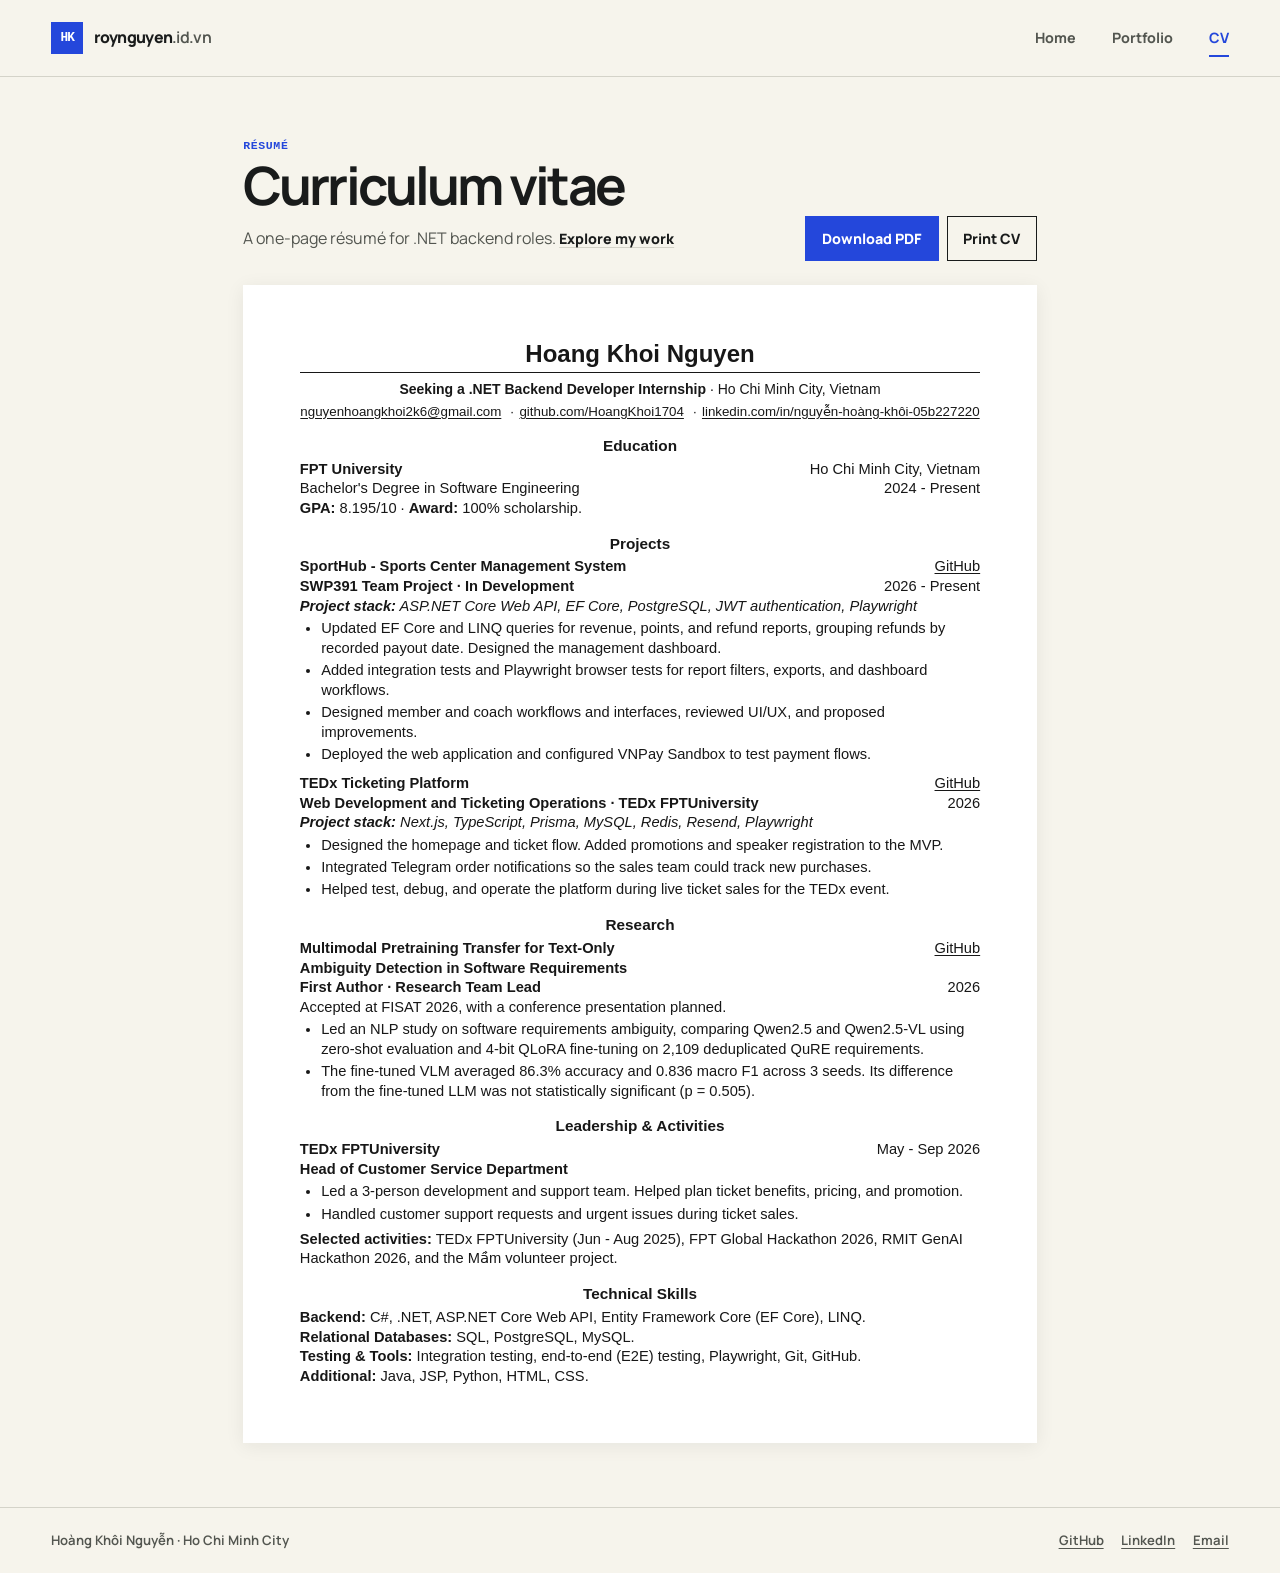
<file: cv.html>
<!DOCTYPE html>
<html lang="en">
<head>
    <meta charset="UTF-8">
    <meta name="viewport" content="width=device-width, initial-scale=1.0">
    <meta name="color-scheme" content="light">
    <meta name="description" content="Hoàng Khôi Nguyễn, Software Engineering student at FPT University seeking a .NET Backend Developer internship.">
    <title>CV | Hoàng Khôi Nguyễn</title>
    <link rel="icon" href="assets/icons/hk.svg" type="image/svg+xml">
    <link rel="stylesheet" href="assets/css/site.css">
    <link rel="stylesheet" href="assets/css/cv.css">
    <script src="assets/js/site-motion.js" defer></script>
</head>
<body class="site cv-page">
    <a class="skip-link no-print" href="#main-content">Skip to CV</a>
    <header class="site-header no-print">
        <nav class="site-nav shell" aria-label="Primary">
            <a class="wordmark" href="index.html" aria-label="Hoàng Khôi Nguyễn — Home"><span class="wordmark-mark" aria-hidden="true">HK</span><span>roynguyen<span class="wordmark-domain">.id.vn</span></span></a>
            <div class="nav-items">
                <a href="index.html">Home</a>
                <a href="portfolio.html">Portfolio</a>
                <a href="cv.html" aria-current="page">CV</a>
            </div>
        </nav>
        <span class="scroll-progress" data-scroll-progress aria-hidden="true"></span>
    </header>

    <div class="cv-intro no-print">
        <div data-intro="0">
            <p class="eyebrow">Résumé</p>
            <p class="cv-intro-title">Curriculum vitae</p>
            <p class="cv-intro-description">A one-page résumé for .NET backend roles. <a class="text-link" href="portfolio.html">Explore my work</a></p>
        </div>
        <div class="cv-actions" data-intro="1">
            <a class="button button--primary" href="output/pdf/Hoang-Khoi-Nguyen-CV.pdf" download>Download PDF</a>
            <button class="button cv-print-button" type="button" onclick="window.print()">Print CV</button>
        </div>
    </div>

    <main class="cv-container" id="main-content" tabindex="-1" aria-labelledby="candidate-name">
        <header class="cv-header">
            <h1 id="candidate-name" class="candidate-name" lang="vi">Hoang Khoi Nguyen</h1>
            <p class="candidate-title">Seeking a .NET Backend Developer Internship <span>· Ho Chi Minh City, Vietnam</span></p>
            <address class="contact-list">
                <a href="mailto:nguyenhoangkhoi2k6@gmail.com">nguyenhoangkhoi2k6@gmail.com</a>
                <a href="https://github.com/HoangKhoi1704" target="_blank" rel="noopener noreferrer">github.com/HoangKhoi1704</a>
                <a href="https://www.linkedin.com/in/nguy%E1%BB%85n-ho%C3%A0ng-kh%C3%B4i-05b227220/" target="_blank" rel="noopener noreferrer">linkedin.com/in/nguyễn-hoàng-khôi-05b227220</a>
            </address>
        </header>

        <section class="cv-section" id="education" aria-labelledby="education-heading">
            <h2 class="section-title" id="education-heading">Education</h2>
            <div class="item-row">
                <h3>FPT University</h3>
                <span class="item-meta">Ho Chi Minh City, Vietnam</span>
            </div>
            <div class="item-row">
                <p>Bachelor's Degree in Software Engineering</p>
                <span class="item-meta">2024 - Present</span>
            </div>
            <p><strong>GPA:</strong> 8.195/10 <span aria-hidden="true">·</span> <strong>Award:</strong> 100% scholarship.</p>
        </section>

        <section class="cv-section" id="projects" aria-labelledby="projects-heading">
            <h2 class="section-title" id="projects-heading">Projects</h2>
            <article class="cv-entry">
                <div class="item-row">
                    <h3>SportHub - Sports Center Management System</h3>
                    <a class="item-meta" aria-label="SportHub on GitHub" href="https://github.com/SWP391-SportHub-Group4/sports-center-management-system" target="_blank" rel="noopener noreferrer">GitHub</a>
                </div>
                <div class="item-row">
                    <p class="item-role">SWP391 Team Project · In Development</p>
                    <span class="item-meta">2026 - Present</span>
                </div>
                <p class="tech-stack"><strong>Project stack:</strong> ASP.NET Core Web API, EF Core, PostgreSQL, JWT authentication, Playwright</p>
                <ul class="bullet-list">
                    <li>Updated EF Core and LINQ queries for revenue, points, and refund reports, grouping refunds by recorded payout date. Designed the management dashboard.</li>
                    <li>Added integration tests and Playwright browser tests for report filters, exports, and dashboard workflows.</li>
                    <li>Designed member and coach workflows and interfaces, reviewed UI/UX, and proposed improvements.</li>
                    <li>Deployed the web application and configured VNPay Sandbox to test payment flows.</li>
                </ul>
            </article>
            <article class="cv-entry">
                <div class="item-row">
                    <h3>TEDx Ticketing Platform</h3>
                    <a class="item-meta" aria-label="TEDx Ticketing Platform on GitHub" href="https://github.com/ttphats/project-detedxs26" target="_blank" rel="noopener noreferrer">GitHub</a>
                </div>
                <div class="item-row">
                    <p class="item-role">Web Development and Ticketing Operations · TEDx FPTUniversity</p>
                    <span class="item-meta">2026</span>
                </div>
                <p class="tech-stack"><strong>Project stack:</strong> Next.js, TypeScript, Prisma, MySQL, Redis, Resend, Playwright</p>
                <ul class="bullet-list">
                    <li>Designed the homepage and ticket flow. Added promotions and speaker registration to the MVP.</li>
                    <li>Integrated Telegram order notifications so the sales team could track new purchases.</li>
                    <li>Helped test, debug, and operate the platform during live ticket sales for the TEDx event.</li>
                </ul>
            </article>
        </section>

        <section class="cv-section" id="research" aria-labelledby="research-heading">
            <h2 class="section-title" id="research-heading">Research</h2>
            <article class="cv-entry">
                <div class="item-row">
                    <h3>Multimodal Pretraining Transfer for Text-Only Ambiguity Detection in Software Requirements</h3>
                    <a class="item-meta" aria-label="Research code and experiments on GitHub" href="https://github.com/HoangKhoi1704/VLM-in-ambiguity-RE" target="_blank" rel="noopener noreferrer">GitHub</a>
                </div>
                <div class="item-row">
                    <p class="item-role">First Author · Research Team Lead</p>
                    <span class="item-meta">2026</span>
                </div>
                <p>Accepted at FISAT 2026, with a conference presentation planned.</p>
                <ul class="bullet-list">
                    <li>Led an NLP study on software requirements ambiguity, comparing Qwen2.5 and Qwen2.5-VL using zero-shot evaluation and 4-bit QLoRA fine-tuning on 2,109 deduplicated QuRE requirements.</li>
                    <li>The fine-tuned VLM averaged 86.3% accuracy and 0.836 macro F1 across 3 seeds. Its difference from the fine-tuned LLM was not statistically significant (p = 0.505).</li>
                </ul>
            </article>
        </section>

        <section class="cv-section" id="activities" aria-labelledby="activities-heading">
            <h2 class="section-title" id="activities-heading">Leadership &amp; Activities</h2>
            <div class="item-row">
                <h3>TEDx FPTUniversity</h3>
                <span class="item-meta">May - Sep 2026</span>
            </div>
            <p class="item-role">Head of Customer Service Department</p>
            <ul class="bullet-list">
                <li>Led a 3-person development and support team. Helped plan ticket benefits, pricing, and promotion.</li>
                <li>Handled customer support requests and urgent issues during ticket sales.</li>
            </ul>
            <p class="additional-activities"><strong>Selected activities:</strong> TEDx FPTUniversity (Jun - Aug 2025), FPT Global Hackathon 2026, RMIT GenAI Hackathon 2026, and the Mầm volunteer project.</p>
        </section>

        <section class="cv-section" id="skills" aria-labelledby="skills-heading">
            <h2 class="section-title" id="skills-heading">Technical Skills</h2>
            <p><strong>Backend:</strong> C#, .NET, ASP.NET Core Web API, Entity Framework Core (EF Core), LINQ.</p>
            <p><strong>Relational Databases:</strong> SQL, PostgreSQL, MySQL.</p>
            <p><strong>Testing &amp; Tools:</strong> Integration testing, end-to-end (E2E) testing, Playwright, Git, GitHub.</p>
            <p><strong>Additional:</strong> Java, JSP, Python, HTML, CSS.</p>
        </section>
    </main>
    <footer class="site-footer no-print">
        <div class="shell footer-inner">
            <p>Hoàng Khôi Nguyễn · Ho Chi Minh City</p>
            <div class="footer-links">
                <a href="https://github.com/HoangKhoi1704">GitHub</a>
                <a href="https://www.linkedin.com/in/nguy%E1%BB%85n-ho%C3%A0ng-kh%C3%B4i-05b227220/">LinkedIn</a>
                <a href="mailto:nguyenhoangkhoi2k6@gmail.com">Email</a>
            </div>
        </div>
    </footer>
</body>
</html>
</file>
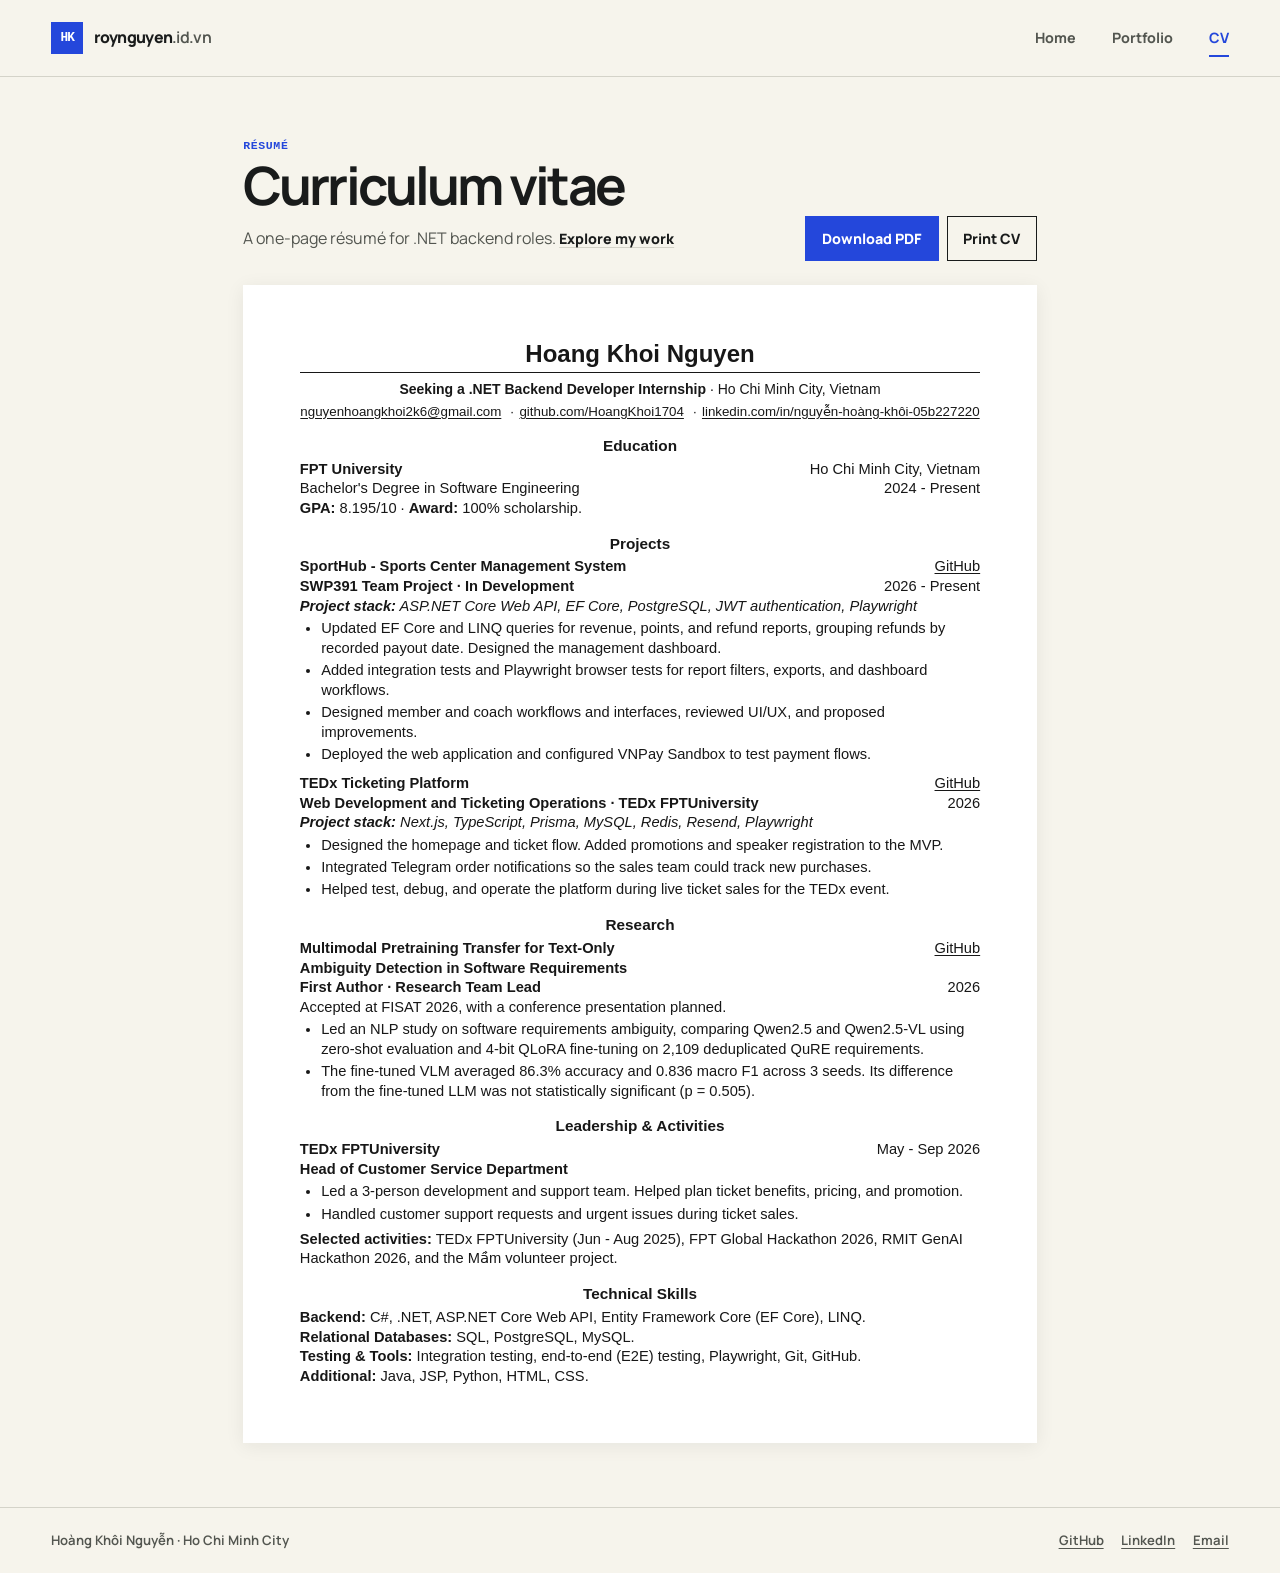
<file: myCV.html>
<!DOCTYPE html>
<html lang="vi">
<head>
    <meta charset="UTF-8">
    <meta http-equiv="refresh" content="0; url=cv.html">
    <title>Redirecting to CV...</title>
    <script>window.location.href = "cv.html";</script>
</head>
<body>
    <p>Đang chuyển hướng sang trang CV chính thức: <a href="cv.html">cv.html</a>...</p>
</body>
</html>
</file>
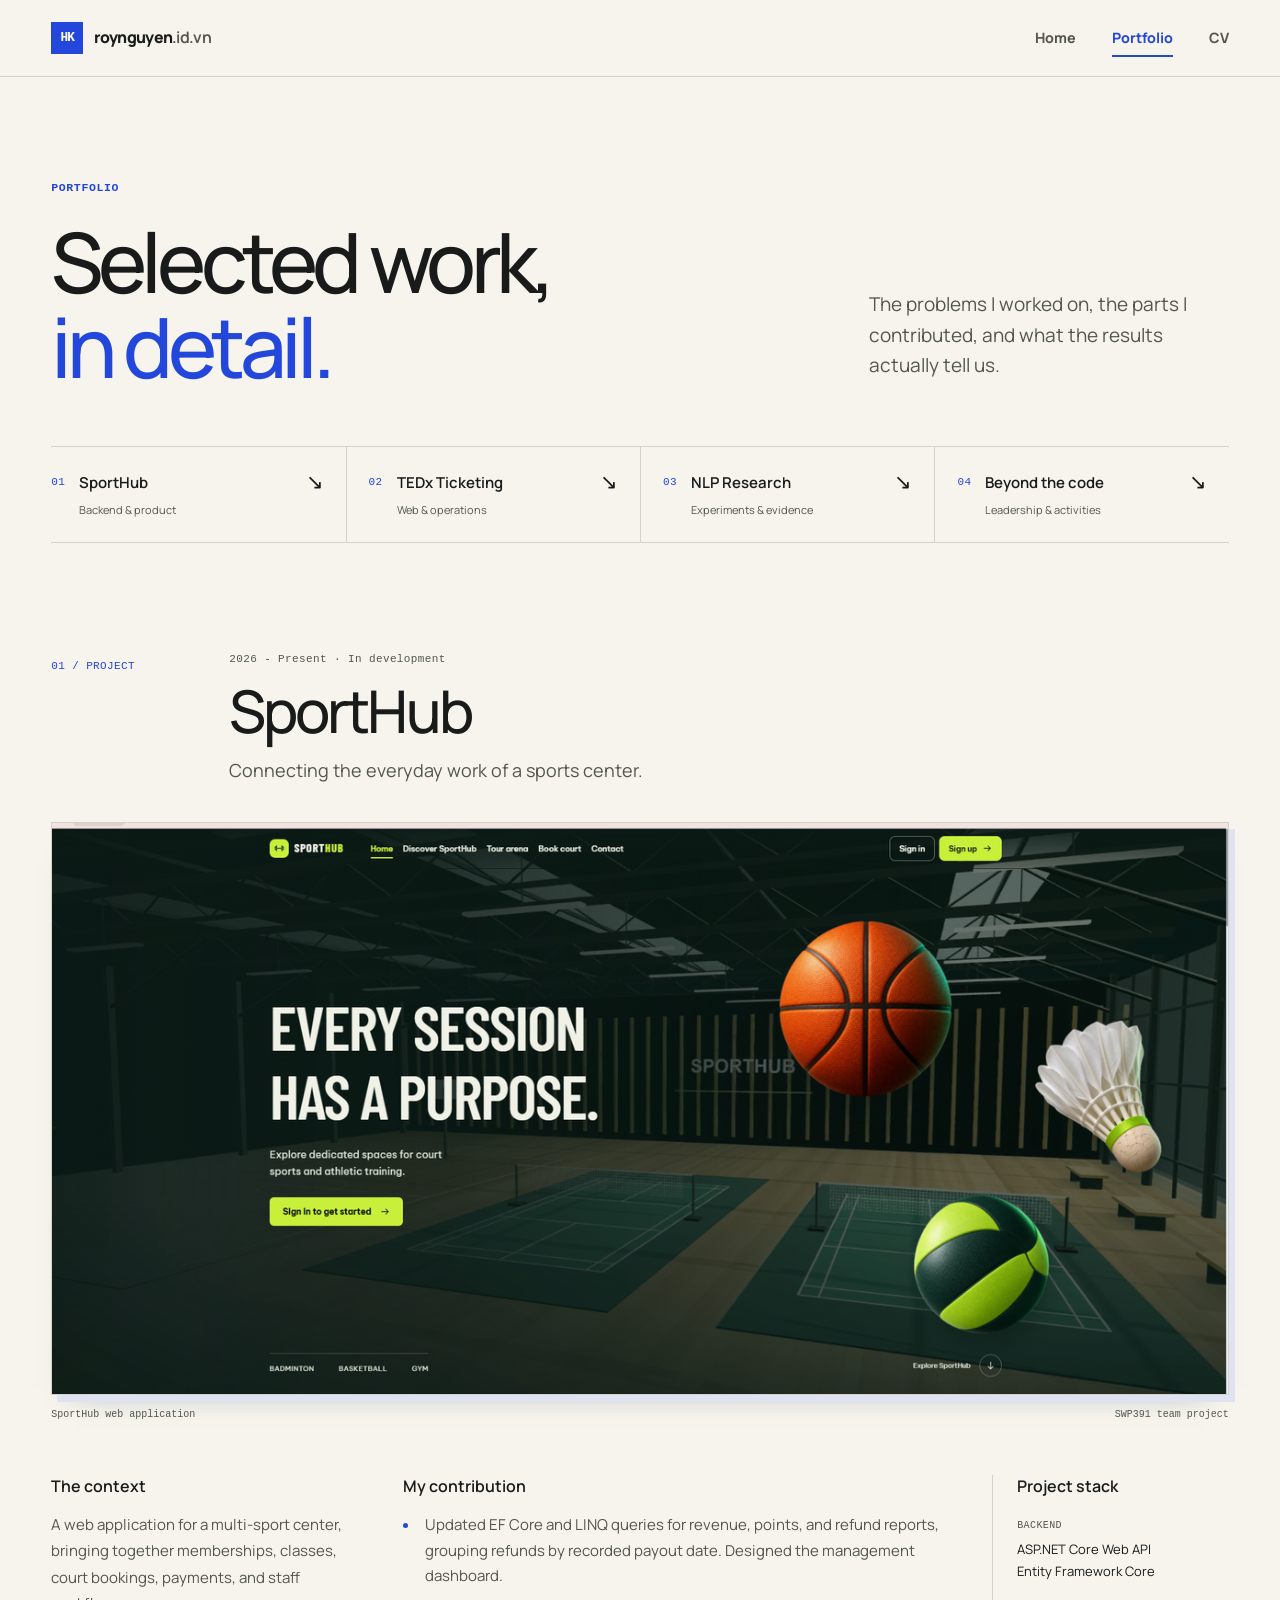
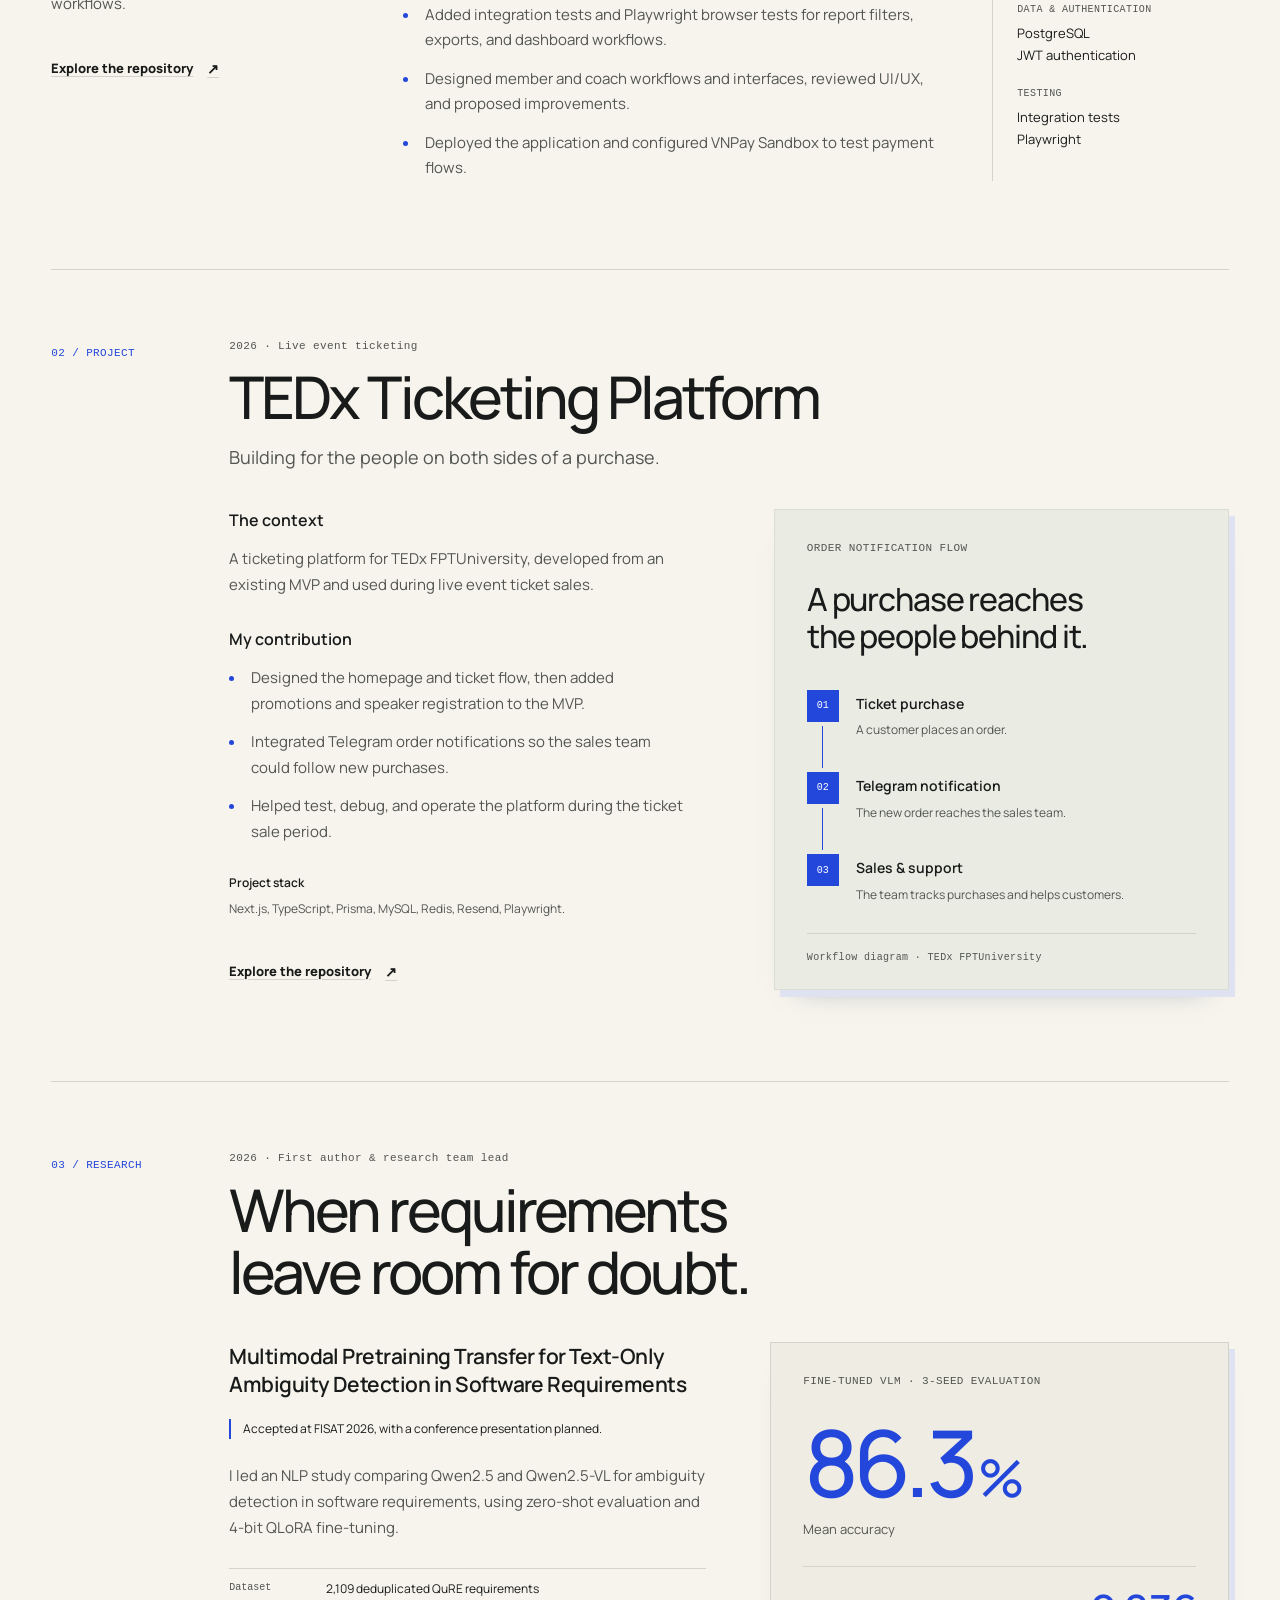
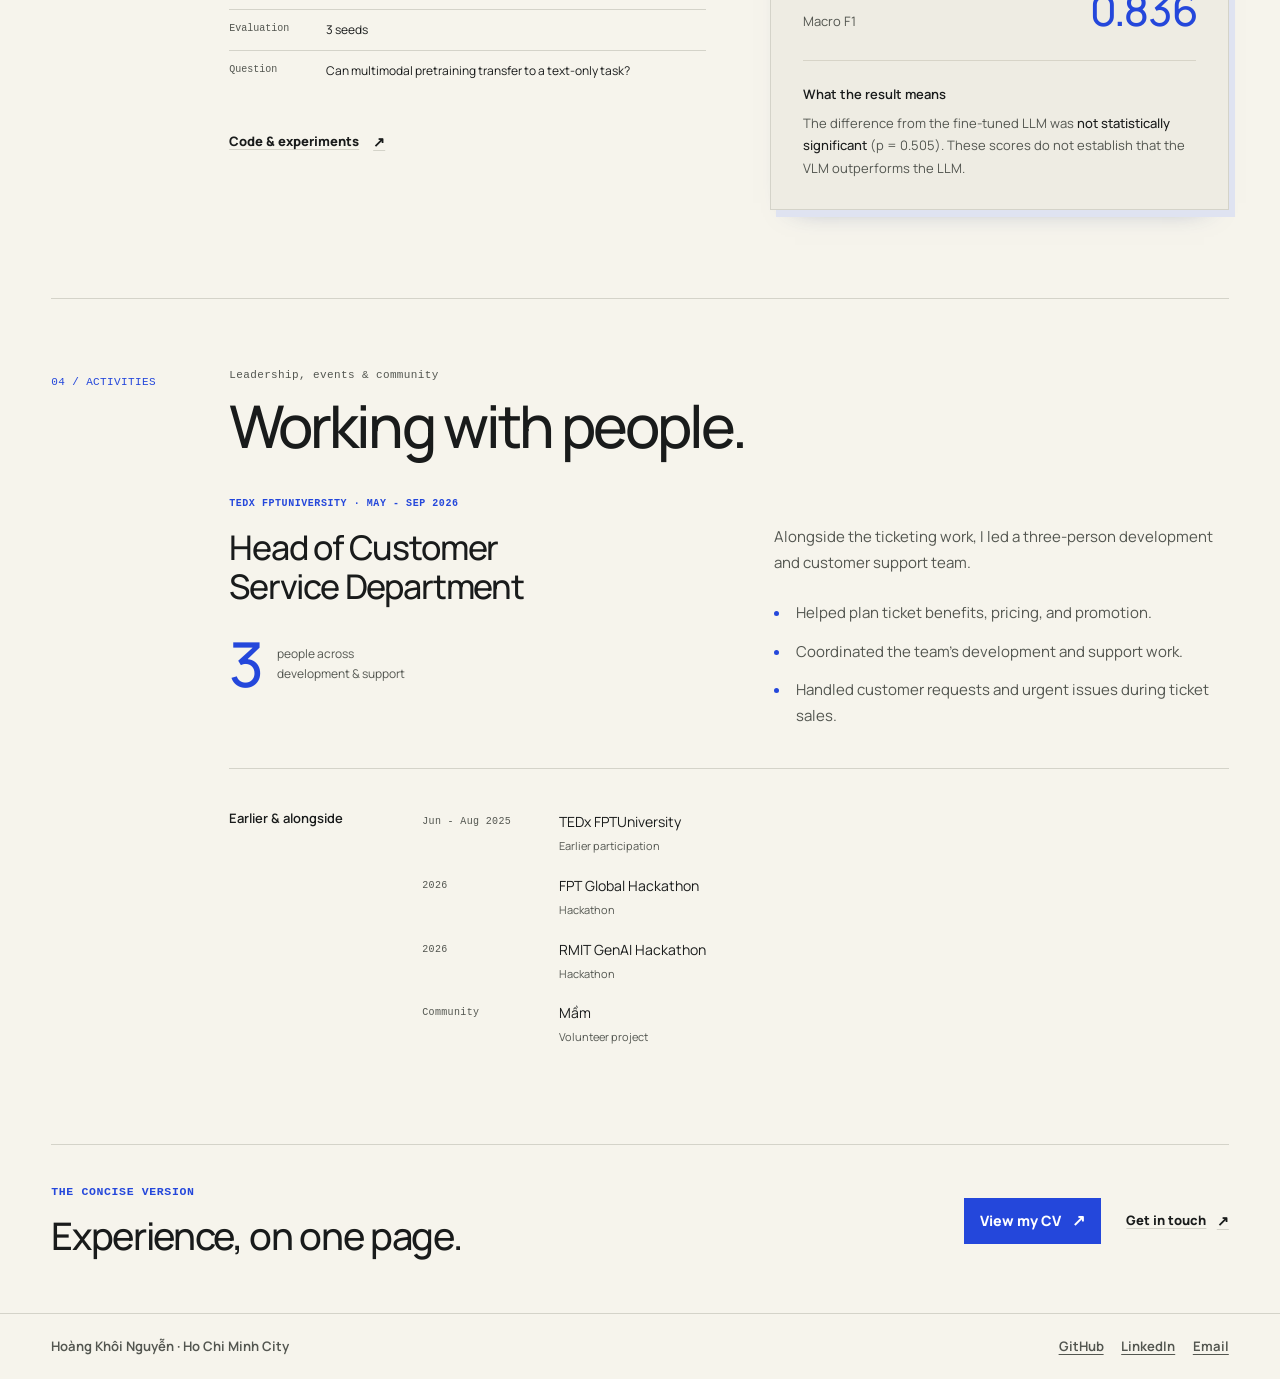
<file: portfolio.html>
<!DOCTYPE html>
<html lang="en">
<head>
    <meta charset="UTF-8">
    <meta name="viewport" content="width=device-width, initial-scale=1.0">
    <meta name="color-scheme" content="light">
    <meta name="description" content="Selected work by Hoàng Khôi Nguyễn: SportHub .NET development, TEDx ticketing, NLP research, and student leadership.">
    <title>Portfolio | Hoàng Khôi Nguyễn</title>
    <link rel="stylesheet" href="assets/css/site.css">
    <link rel="stylesheet" href="assets/css/portfolio.css">
    <script src="assets/js/site-motion.js" defer></script>
</head>
<body class="site portfolio-page">
    <a class="skip-link" href="#main-content">Skip to content</a>
    <header class="site-header">
        <nav class="site-nav shell" aria-label="Primary">
            <a class="wordmark" href="index.html" aria-label="Hoàng Khôi Nguyễn — Home"><span class="wordmark-mark" aria-hidden="true">HK</span><span>roynguyen<span class="wordmark-domain">.id.vn</span></span></a>
            <div class="nav-items">
                <a href="index.html">Home</a>
                <a href="portfolio.html" aria-current="page">Portfolio</a>
                <a href="cv.html">CV</a>
            </div>
        </nav>
        <span class="scroll-progress" data-scroll-progress aria-hidden="true"></span>
    </header>

    <main id="main-content" tabindex="-1">
        <section class="portfolio-intro shell" aria-labelledby="portfolio-heading">
            <p class="eyebrow" data-intro style="--intro-step: 0">Portfolio</p>
            <div class="portfolio-intro-grid">
                <h1 id="portfolio-heading" data-intro style="--intro-step: 1">Selected work,<br><span>in detail.</span></h1>
                <p class="portfolio-intro-copy" data-intro style="--intro-step: 2">The problems I worked on, the parts I contributed, and what the results actually tell us.</p>
            </div>
            <nav class="work-index" aria-label="On this page" data-intro style="--intro-step: 3">
                <a href="#sporthub" data-chapter-link><span class="index-number">01</span><span>SportHub<small>Backend &amp; product</small></span><span class="index-arrow" aria-hidden="true">↘</span></a>
                <a href="#tedx-ticketing" data-chapter-link><span class="index-number">02</span><span>TEDx Ticketing<small>Web &amp; operations</small></span><span class="index-arrow" aria-hidden="true">↘</span></a>
                <a href="#research" data-chapter-link><span class="index-number">03</span><span>NLP Research<small>Experiments &amp; evidence</small></span><span class="index-arrow" aria-hidden="true">↘</span></a>
                <a href="#activities" data-chapter-link><span class="index-number">04</span><span>Beyond the code<small>Leadership &amp; activities</small></span><span class="index-arrow" aria-hidden="true">↘</span></a>
            </nav>
        </section>

        <section class="case-section case-sporthub shell" id="sporthub" aria-labelledby="sporthub-heading">
            <div class="case-heading" data-reveal="up">
                <p class="case-number">01 / Project</p>
                <div>
                    <p class="case-kicker">2026 - Present · In development</p>
                    <h2 id="sporthub-heading">SportHub</h2>
                    <p class="case-deck">Connecting the everyday work of a sports center.</p>
                </div>
            </div>
            <figure class="project-shot" data-reveal="media">
                <img src="assets/images/sporthub.webp" width="1280" height="621" alt="SportHub homepage with a dark indoor sports court and floating basketball, shuttlecock, and ball." decoding="async">
                <figcaption><span>SportHub web application</span><span>SWP391 team project</span></figcaption>
            </figure>
            <div class="case-details">
                <div class="case-context" data-reveal="up">
                    <h3>The context</h3>
                    <p>A web application for a multi-sport center, bringing together memberships, classes, court bookings, payments, and staff workflows.</p>
                    <a class="text-link" href="https://github.com/SWP391-SportHub-Group4/sports-center-management-system" target="_blank" rel="noopener noreferrer">Explore the repository <span aria-hidden="true">↗</span></a>
                </div>
                <div class="case-contributions">
                    <h3>My contribution</h3>
                    <ul>
                        <li>Updated EF Core and LINQ queries for revenue, points, and refund reports, grouping refunds by recorded payout date. Designed the management dashboard.</li>
                        <li>Added integration tests and Playwright browser tests for report filters, exports, and dashboard workflows.</li>
                        <li>Designed member and coach workflows and interfaces, reviewed UI/UX, and proposed improvements.</li>
                        <li>Deployed the application and configured VNPay Sandbox to test payment flows.</li>
                    </ul>
                </div>
                <aside class="case-stack" aria-label="SportHub project technology" data-reveal="up" style="--reveal-step: 1">
                    <h3>Project stack</h3>
                    <dl>
                        <dt>Backend</dt><dd>ASP.NET Core Web API<br>Entity Framework Core</dd>
                        <dt>Data &amp; authentication</dt><dd>PostgreSQL<br>JWT authentication</dd>
                        <dt>Testing</dt><dd>Integration tests<br>Playwright</dd>
                    </dl>
                </aside>
            </div>
        </section>

        <section class="case-section case-tedx shell" id="tedx-ticketing" aria-labelledby="tedx-heading">
            <div class="case-heading" data-reveal="up">
                <p class="case-number">02 / Project</p>
                <div>
                    <p class="case-kicker">2026 · Live event ticketing</p>
                    <h2 id="tedx-heading">TEDx Ticketing Platform</h2>
                    <p class="case-deck">Building for the people on both sides of a purchase.</p>
                </div>
            </div>
            <div class="ticket-case-grid">
                <div class="ticket-copy">
                    <h3>The context</h3>
                    <p>A ticketing platform for TEDx FPTUniversity, developed from an existing MVP and used during live event ticket sales.</p>
                    <h3>My contribution</h3>
                    <ul class="contribution-list">
                        <li>Designed the homepage and ticket flow, then added promotions and speaker registration to the MVP.</li>
                        <li>Integrated Telegram order notifications so the sales team could follow new purchases.</li>
                        <li>Helped test, debug, and operate the platform during the ticket sale period.</li>
                    </ul>
                    <p class="stack-line"><strong>Project stack</strong> Next.js, TypeScript, Prisma, MySQL, Redis, Resend, Playwright.</p>
                    <a class="text-link" href="https://github.com/ttphats/project-detedxs26" target="_blank" rel="noopener noreferrer">Explore the repository <span aria-hidden="true">↗</span></a>
                </div>
                <figure class="ticket-flow" aria-labelledby="ticket-flow-heading" data-reveal="up">
                    <figcaption class="diagram-label">Order notification flow</figcaption>
                    <h3 id="ticket-flow-heading">A purchase reaches<br>the people behind it.</h3>
                    <ol>
                        <li><span class="flow-node" aria-hidden="true">01</span><div><strong>Ticket purchase</strong><p>A customer places an order.</p></div></li>
                        <li><span class="flow-node" aria-hidden="true">02</span><div><strong>Telegram notification</strong><p>The new order reaches the sales team.</p></div></li>
                        <li><span class="flow-node" aria-hidden="true">03</span><div><strong>Sales &amp; support</strong><p>The team tracks purchases and helps customers.</p></div></li>
                    </ol>
                    <p class="diagram-note">Workflow diagram · TEDx FPTUniversity</p>
                </figure>
            </div>
        </section>

        <section class="case-section case-research shell" id="research" aria-labelledby="research-heading">
            <div class="case-heading" data-reveal="up">
                <p class="case-number">03 / Research</p>
                <div>
                    <p class="case-kicker">2026 · First author &amp; research team lead</p>
                    <h2 id="research-heading">When requirements<br>leave room for doubt.</h2>
                </div>
            </div>
            <div class="research-grid">
                <div class="research-copy">
                    <h3 class="paper-title" data-reveal="up">Multimodal Pretraining Transfer for Text-Only Ambiguity Detection in Software Requirements</h3>
                    <p class="publication-status">Accepted at FISAT 2026, with a conference presentation planned.</p>
                    <p>I led an NLP study comparing Qwen2.5 and Qwen2.5-VL for ambiguity detection in software requirements, using zero-shot evaluation and 4-bit QLoRA fine-tuning.</p>
                    <dl class="research-method">
                        <div><dt>Dataset</dt><dd>2,109 deduplicated QuRE requirements</dd></div>
                        <div><dt>Evaluation</dt><dd>3 seeds</dd></div>
                        <div><dt>Question</dt><dd>Can multimodal pretraining transfer to a text-only task?</dd></div>
                    </dl>
                    <a class="text-link" href="https://github.com/HoangKhoi1704/VLM-in-ambiguity-RE" target="_blank" rel="noopener noreferrer">Code &amp; experiments <span aria-hidden="true">↗</span></a>
                </div>
                <div class="research-results" aria-label="Research results and interpretation" data-reveal="up" style="--reveal-step: 1">
                    <p class="diagram-label">Fine-tuned VLM · 3-seed evaluation</p>
                    <dl class="result-metrics">
                        <div class="result-primary"><dt>Mean accuracy</dt><dd>86.3<span>%</span></dd></div>
                        <div class="result-secondary"><dt>Macro F1</dt><dd>0.836</dd></div>
                    </dl>
                    <div class="result-caveat">
                        <h3>What the result means</h3>
                        <p>The difference from the fine-tuned LLM was <strong>not statistically significant</strong> (p = 0.505). These scores do not establish that the VLM outperforms the LLM.</p>
                    </div>
                </div>
            </div>
        </section>

        <section class="case-section activities-section shell" id="activities" aria-labelledby="activities-heading">
            <div class="case-heading" data-reveal="up">
                <p class="case-number">04 / Activities</p>
                <div>
                    <p class="case-kicker">Leadership, events &amp; community</p>
                    <h2 id="activities-heading">Working with people.</h2>
                </div>
            </div>
            <div class="leadership-feature">
                <div class="leadership-title" data-reveal="up">
                    <p class="eyebrow">TEDx FPTUniversity · May - Sep 2026</p>
                    <h3>Head of Customer<br>Service Department</h3>
                    <p class="team-detail"><strong>3</strong><span>people across<br>development &amp; support</span></p>
                </div>
                <div class="leadership-copy">
                    <p>Alongside the ticketing work, I led a three-person development and customer support team.</p>
                    <ul class="contribution-list">
                        <li>Helped plan ticket benefits, pricing, and promotion.</li>
                        <li>Coordinated the team's development and support work.</li>
                        <li>Handled customer requests and urgent issues during ticket sales.</li>
                    </ul>
                </div>
            </div>
            <div class="other-activities">
                <h3>Earlier &amp; alongside</h3>
                <ul class="activity-list">
                    <li data-reveal="up"><span class="activity-date">Jun - Aug 2025</span><span class="activity-name">TEDx FPTUniversity</span><span class="activity-type">Earlier participation</span></li>
                    <li data-reveal="up" style="--reveal-step: 1"><span class="activity-date">2026</span><span class="activity-name">FPT Global Hackathon</span><span class="activity-type">Hackathon</span></li>
                    <li data-reveal="up" style="--reveal-step: 2"><span class="activity-date">2026</span><span class="activity-name">RMIT GenAI Hackathon</span><span class="activity-type">Hackathon</span></li>
                    <li data-reveal="up" style="--reveal-step: 3"><span class="activity-date">Community</span><span class="activity-name" lang="vi">Mầm</span><span class="activity-type">Volunteer project</span></li>
                </ul>
            </div>
        </section>

        <section class="portfolio-outro shell" aria-labelledby="outro-heading">
            <div data-reveal="up"><p class="eyebrow">The concise version</p><h2 id="outro-heading">Experience, on one page.</h2></div>
            <div class="outro-links"><a class="button button--primary" href="cv.html">View my CV <span aria-hidden="true">↗</span></a><a class="text-link" href="mailto:nguyenhoangkhoi2k6@gmail.com">Get in touch <span aria-hidden="true">↗</span></a></div>
        </section>
    </main>

    <footer class="site-footer">
        <div class="shell footer-inner">
            <p>Hoàng Khôi Nguyễn · Ho Chi Minh City</p>
            <div class="footer-links">
                <a href="https://github.com/HoangKhoi1704" target="_blank" rel="noopener noreferrer">GitHub</a>
                <a href="https://www.linkedin.com/in/nguy%E1%BB%85n-ho%C3%A0ng-kh%C3%B4i-05b227220/" target="_blank" rel="noopener noreferrer">LinkedIn</a>
                <a href="mailto:nguyenhoangkhoi2k6@gmail.com">Email</a>
            </div>
        </div>
    </footer>
</body>
</html>
</file>
<file: assets/css/site.css>
@font-face {
    font-family: Manrope;
    font-style: normal;
    font-weight: 400 800;
    font-display: swap;
    src: url("../fonts/manrope-vietnamese.woff2") format("woff2");
    unicode-range: U+0102-0103, U+0110-0111, U+0128-0129, U+0168-0169, U+01A0-01A1, U+01AF-01B0, U+0300-0301, U+0303-0304, U+0308-0309, U+0323, U+0329, U+1EA0-1EF9, U+20AB;
}

@font-face {
    font-family: Manrope;
    font-style: normal;
    font-weight: 400 800;
    font-display: swap;
    src: url("../fonts/manrope-latin.woff2") format("woff2");
    unicode-range: U+0000-00FF, U+0131, U+0152-0153, U+02BB-02BC, U+02C6, U+02DA, U+02DC, U+0304, U+0308, U+0329, U+2000-206F, U+20AC, U+2122, U+2191, U+2193, U+2212, U+2215, U+FEFF, U+FFFD;
}

:root {
    color-scheme: light;
    --paper: #f6f4ec;
    --ink: #191b1b;
    --muted: #535650;
    --line: #d4d3c9;
    --accent: #2447db;
    --accent-dark: #1734b4;
    --wash: #ece9df;
    --mono: "Cascadia Mono", "SFMono-Regular", Consolas, monospace;
}

* {
    box-sizing: border-box;
}

html {
    scroll-behavior: smooth;
}

body.site {
    margin: 0;
    background: var(--paper);
    color: var(--ink);
    font-family: Manrope, "Segoe UI", Arial, sans-serif;
    font-size: 1rem;
    line-height: 1.62;
}

.site [id] {
    scroll-margin-top: 5.5rem;
}

.site :where(h1, h2, h3, p, figure, dl, dd) {
    margin: 0;
}

.site :where(h1, h2, h3) {
    text-wrap: balance;
}

.site :where(a) {
    color: inherit;
    text-underline-offset: .2em;
}

.site :where(img) {
    display: block;
    max-width: 100%;
}

.site :where(a, button):focus-visible {
    outline: 2px solid var(--accent);
    outline-offset: 4px;
}

::selection {
    color: white;
    background: var(--accent);
}

.shell {
    width: min(77.5rem, calc(100% - clamp(2rem, 8vw, 8rem)));
    margin-inline: auto;
}

.skip-link {
    position: fixed;
    z-index: 20;
    top: .5rem;
    left: .5rem;
    transform: translateY(calc(-100% - 1rem));
    background: var(--ink);
    color: #fff;
    padding: .65rem 1rem;
    text-decoration: none;
}

.skip-link:focus {
    transform: none;
}

.site-header {
    position: sticky;
    top: 0;
    z-index: 10;
    border-bottom: 1px solid var(--line);
    background: var(--paper);
}

.scroll-progress {
    position: absolute;
    inset: auto 0 -1px;
    height: 2px;
    background: var(--accent);
    pointer-events: none;
    transform: scaleX(0);
    transform-origin: left center;
}

.site-nav {
    display: flex;
    min-height: 4.75rem;
    align-items: center;
    justify-content: space-between;
    gap: 1.25rem;
}

.wordmark {
    display: inline-flex;
    align-items: center;
    gap: .65rem;
    flex: none;
    font-size: .99rem;
    font-weight: 800;
    letter-spacing: -.045em;
    text-decoration: none;
}

.wordmark-mark {
    display: grid;
    width: 2rem;
    aspect-ratio: 1;
    place-items: center;
    background: var(--accent);
    color: #fff;
    font: 700 .8rem/1 var(--mono);
    letter-spacing: -.07em;
}

.wordmark-domain {
    color: var(--muted);
    font-weight: 650;
}

.nav-items {
    display: flex;
    align-items: center;
    gap: clamp(1rem, 3vw, 2.25rem);
}

.nav-items a {
    position: relative;
    display: inline-flex;
    min-height: 2.75rem;
    align-items: center;
    color: var(--muted);
    font-size: .89rem;
    font-weight: 750;
    text-decoration: none;
}

.nav-items a:hover,
.nav-items a[aria-current="page"] {
    color: var(--accent);
}

.nav-items a[aria-current="page"]::after {
    position: absolute;
    right: 0;
    bottom: .17rem;
    left: 0;
    height: 2px;
    background: currentColor;
    content: "";
}

.eyebrow {
    color: var(--accent);
    font: 700 .72rem/1.5 var(--mono);
    letter-spacing: .055em;
    text-transform: uppercase;
}

.button,
.text-link {
    display: inline-flex;
    min-height: 2.75rem;
    align-items: center;
    justify-content: center;
    gap: .65rem;
    font: 800 .89rem/1.35 Manrope, "Segoe UI", Arial, sans-serif;
}

.button {
    padding: .72rem .98rem;
    border: 1px solid var(--ink);
    border-radius: 0;
    background: transparent;
    color: var(--ink);
    text-decoration: none;
    transition: color .18s ease, background-color .18s ease, border-color .18s ease;
}

.button:hover {
    border-color: var(--accent);
    color: var(--accent);
}

.button--primary {
    border-color: var(--accent);
    background: var(--accent);
    color: #fff;
}

.button--primary:hover {
    border-color: var(--accent-dark);
    background: var(--accent-dark);
    color: #fff;
}

.text-link {
    color: var(--ink);
    text-decoration-color: var(--line);
    text-decoration-thickness: 1px;
}

.text-link:hover {
    color: var(--accent);
    text-decoration-color: currentColor;
}

.button span[aria-hidden],
.text-link span[aria-hidden] {
    font-size: 1.1em;
}

.site-footer {
    border-top: 1px solid var(--line);
}

.footer-inner {
    display: flex;
    justify-content: space-between;
    align-items: baseline;
    flex-wrap: wrap;
    gap: .75rem 1.75rem;
    padding-block: 1.35rem;
    color: var(--muted);
    font-size: .82rem;
    font-weight: 650;
}

.footer-links {
    display: flex;
    flex-wrap: wrap;
    gap: .5rem 1.1rem;
}

.footer-links a:hover {
    color: var(--accent);
}

.home-hero {
    display: grid;
    grid-template-columns: minmax(0, 1.2fr) minmax(0, .85fr);
    align-items: center;
    gap: clamp(2rem, 6.5vw, 6.25rem);
    padding-block: clamp(3.25rem, 6vw, 5.75rem) clamp(2.5rem, 5vw, 4.5rem);
}

.hero-label {
    display: flex;
    align-items: center;
    gap: .55rem;
    margin-bottom: 1.05rem;
}

.status-dot {
    width: .45rem;
    height: .45rem;
    background: var(--accent);
}

.hero-copy h1 {
    font-size: clamp(3.5rem, 8.2vw, 7.65rem);
    font-weight: 800;
    letter-spacing: -.06em;
    line-height: 1.07;
    text-wrap: initial;
}

.hero-copy h1 > span {
    display: block;
}

.hero-copy h1 > span + span {
    margin-top: .21em;
}

.hero-period {
    color: var(--accent);
}

.hero-lead {
    margin-top: clamp(1.25rem, 2.4vw, 2.2rem);
    font-size: clamp(1.2rem, 2.1vw, 1.8rem);
    font-weight: 800;
    letter-spacing: -.045em;
    line-height: 1.25;
}

.hero-description {
    max-width: 46ch;
    margin-top: .75rem;
    color: var(--muted);
    text-wrap: pretty;
}

.hero-actions {
    display: flex;
    flex-wrap: wrap;
    align-items: center;
    gap: .65rem 1.35rem;
    margin-top: 1.6rem;
}

.hero-portrait {
    width: min(100%, 27.25rem);
    justify-self: end;
}

.portrait-mat {
    padding: clamp(.6rem, 1.4vw, 1.1rem);
    background: var(--accent);
    background-image: radial-gradient(#ffffff3d .75px, transparent .75px);
    background-size: 7px 7px;
}

.portrait-mat img {
    width: 100%;
    height: auto;
    aspect-ratio: .89;
    object-fit: cover;
    object-position: 50% 40%;
    filter: saturate(.85);
}

.hero-portrait figcaption {
    display: flex;
    justify-content: space-between;
    gap: .7rem;
    padding-top: .65rem;
    color: var(--muted);
    font: 650 .67rem/1.5 var(--mono);
    letter-spacing: .02em;
    text-transform: uppercase;
}

.portrait-code {
    color: var(--accent);
    white-space: nowrap;
}

.profile-facts {
    display: grid;
    grid-template-columns: 1.45fr 1fr 1fr;
    border-block: 1px solid var(--line);
}

.profile-facts > div {
    padding: clamp(.85rem, 2vw, 1.5rem) clamp(.5rem, 2.25vw, 2rem);
}

.profile-facts > div:first-child {
    padding-left: 0;
}

.profile-facts > div + div {
    border-left: 1px solid var(--line);
}

.profile-facts dt {
    color: var(--muted);
    font: 650 .71rem/1.45 var(--mono);
    text-transform: uppercase;
}

.profile-facts dd {
    margin-top: .23rem;
    font-size: clamp(.9rem, 2vw, 1.55rem);
    font-weight: 800;
    letter-spacing: -.045em;
    font-variant-numeric: tabular-nums;
}

.fact-denominator {
    color: var(--muted);
    font-size: .8em;
}

.home-about {
    display: grid;
    grid-template-columns: minmax(0, .85fr) minmax(0, 1.15fr);
    gap: clamp(1.5rem, 6vw, 6rem);
    padding-block: clamp(3rem, 6vw, 5.5rem);
    border-bottom: 1px solid var(--line);
}

.about-heading h2 {
    margin-block: .4rem .85rem;
    font-size: clamp(2.55rem, 5.2vw, 4.75rem);
    font-weight: 800;
    letter-spacing: -.075em;
    line-height: 1.03;
}

.about-heading > p:last-child {
    color: var(--muted);
    font: 650 .76rem/1.65 var(--mono);
}

.about-copy > p {
    max-width: 55ch;
    color: var(--muted);
    text-wrap: pretty;
}

.about-copy > p + p {
    margin-top: .8rem;
}

.about-copy p a:hover {
    color: var(--accent);
}

.about-details {
    display: grid;
    grid-template-columns: repeat(2, minmax(0, 1fr));
    margin-top: 1.35rem;
    border-block: 1px solid var(--line);
}

.about-details div {
    padding-block: .75rem;
}

.about-details div + div {
    padding-inline-start: .85rem;
    border-left: 1px solid var(--line);
}

.about-details dt {
    color: var(--muted);
    font: 650 .69rem/1.5 var(--mono);
    text-transform: uppercase;
}

.about-details dd {
    margin-top: .25rem;
    font-size: .89rem;
    font-weight: 800;
}

.about-links {
    display: flex;
    flex-wrap: wrap;
    gap: .2rem 1.15rem;
    margin: .65rem 0 0;
    padding: 0;
    list-style: none;
}

.about-links a {
    display: inline-flex;
    min-height: 2.75rem;
    align-items: center;
    gap: .25rem;
    font-size: .84rem;
    font-weight: 800;
    text-decoration-color: var(--line);
}

.about-links a:hover {
    color: var(--accent);
    text-decoration-color: currentColor;
}

.home-work {
    padding-block: clamp(3.5rem, 6vw, 5.25rem) clamp(2.75rem, 5vw, 5rem);
}

.work-heading {
    display: flex;
    justify-content: space-between;
    align-items: end;
    flex-wrap: wrap;
    gap: 1rem 2rem;
    margin-bottom: clamp(1.25rem, 3vw, 2.25rem);
}

.work-heading h2,
.contact-panel h2 {
    margin-top: .45rem;
    font-size: clamp(2.55rem, 5.2vw, 4.75rem);
    font-weight: 800;
    letter-spacing: -.075em;
    line-height: 1.03;
}

.featured-work {
    display: grid;
    grid-template-columns: minmax(0, 1.45fr) minmax(0, 1fr);
    border: 1px solid var(--line);
    background: var(--wash);
}

.featured-image {
    display: grid;
    align-items: center;
    overflow: hidden;
    background: #dedfd8;
    border-right: 1px solid var(--line);
}

.featured-image img {
    width: 100%;
    height: 100%;
    min-height: 15rem;
    object-fit: cover;
    object-position: 50% 50%;
    transition: transform .3s ease;
}

.featured-image:hover img {
    transform: scale(1.025);
}

.featured-copy {
    align-self: center;
    padding: clamp(1.25rem, 3vw, 2.5rem);
}

.featured-copy h3 {
    margin: .3rem 0 .5rem;
    font-size: clamp(1.85rem, 3.4vw, 3rem);
    font-weight: 800;
    letter-spacing: -.065em;
    line-height: 1.08;
}

.featured-copy h3 a {
    text-decoration: none;
}

.featured-copy h3 a:hover {
    color: var(--accent);
}

.featured-copy > p:not(.eyebrow) {
    color: var(--muted);
    text-wrap: pretty;
}

.work-tags {
    display: flex;
    flex-wrap: wrap;
    gap: .4rem .6rem;
    margin: .85rem 0 .6rem;
    padding: 0;
    list-style: none;
}

.work-tags li {
    padding: .22rem .4rem;
    border: 1px solid var(--line);
    color: var(--muted);
    font: 650 .68rem/1.3 var(--mono);
}

.work-list {
    margin-top: clamp(.7rem, 2vw, 1.35rem);
}

.work-row {
    display: grid;
    grid-template-columns: 2.75rem minmax(0, 1fr) minmax(0, 1.08fr) 1.8rem;
    align-items: center;
    gap: clamp(.65rem, 2vw, 1.5rem);
    padding: 1.25rem .25rem;
    border-bottom: 1px solid var(--line);
    text-decoration: none;
}

.work-row:hover .work-row-title h3,
.work-row:hover .work-row-arrow {
    color: var(--accent);
}

.work-row-index,
.work-row-title > span {
    color: var(--muted);
    font: 650 .71rem/1.3 var(--mono);
    text-transform: uppercase;
}

.work-row-title h3 {
    margin-top: .2rem;
    font-size: clamp(1.15rem, 2vw, 1.55rem);
    font-weight: 800;
    letter-spacing: -.045em;
    line-height: 1.2;
}

.work-row p {
    color: var(--muted);
    font-size: .91rem;
    text-wrap: pretty;
}

.work-row-arrow {
    justify-self: end;
    font-size: 1.4rem;
}

.home-contact {
    padding-bottom: clamp(2.75rem, 6vw, 5.25rem);
}

.contact-panel {
    display: flex;
    flex-wrap: wrap;
    justify-content: space-between;
    align-items: center;
    gap: 1.5rem;
    padding: clamp(1.5rem, 4.5vw, 3.6rem);
    border: 1px solid #cbd3f1;
    background: #eaeefa;
}

.contact-panel p:last-child {
    margin-top: .7rem;
    color: var(--muted);
}

@media (max-width: 800px) {
    .home-hero {
        gap: 2rem;
    }

    .hero-copy h1 {
        font-size: clamp(3rem, 8.5vw, 5.8rem);
    }

    .work-row {
        grid-template-columns: 1.8rem minmax(0, 1fr) minmax(0, 1fr) 1.4rem;
    }
}

@media (max-width: 680px) {
    .site-nav {
        min-height: 4rem;
        gap: .7rem;
    }

    .nav-items {
        gap: .9rem;
    }

    .nav-items a {
        font-size: .82rem;
    }

    .home-hero {
        grid-template-columns: minmax(0, 1fr);
        gap: 2rem;
        padding-top: 2.8rem;
    }

    .hero-copy h1 {
        font-size: clamp(3.2rem, 11.5vw, 5.7rem);
    }

    .hero-portrait {
        width: min(100%, 27rem);
        justify-self: start;
    }

    .home-about {
        grid-template-columns: minmax(0, 1fr);
    }

    .portrait-mat img {
        aspect-ratio: 1.08;
        object-position: 50% 34%;
    }

    .featured-work {
        grid-template-columns: minmax(0, 1fr);
    }

    .featured-image {
        border-right: 0;
        border-bottom: 1px solid var(--line);
    }

    .featured-image img {
        min-height: 0;
        height: auto;
        aspect-ratio: 1280 / 621;
    }

    .work-row {
        grid-template-columns: 1.5rem minmax(0, 1fr) 1.4rem;
        align-items: start;
        row-gap: .45rem;
    }

    .work-row p {
        grid-column: 2;
    }

    .work-row-arrow {
        grid-area: 1 / 3 / 3;
        align-self: center;
    }
}

@media (max-width: 390px) {
    .wordmark-domain {
        display: none;
    }

    .nav-items {
        gap: .68rem;
    }
}

@media screen and (prefers-reduced-motion: no-preference) {
    @view-transition {
        navigation: auto;
    }

    .site-header {
        view-transition-name: site-header;
    }

    ::view-transition-old(root) {
        animation: site-depart .22s ease-in both;
    }

    ::view-transition-new(root) {
        animation: site-arrive .45s cubic-bezier(.2, .72, .2, 1) both;
    }

    ::view-transition-group(site-header),
    ::view-transition-new(site-header) {
        animation: none;
    }

    ::view-transition-old(site-header) {
        display: none;
    }

    .motion-ready [data-intro] {
        animation: intro-rise .76s cubic-bezier(.2, .72, .2, 1)
            calc(30ms + var(--intro-step, 0) * 72ms) both;
    }

    [data-intro="1"] { --intro-step: 1; }
    [data-intro="2"] { --intro-step: 2; }
    [data-intro="3"] { --intro-step: 3; }
    [data-intro="4"] { --intro-step: 4; }
    [data-intro="5"] { --intro-step: 5; }
    [data-stagger="1"] { --reveal-step: 1; }
    [data-stagger="2"] { --reveal-step: 2; }

    .motion-ready [data-intro-media] {
        animation-name: portrait-arrive;
        animation-duration: .92s;
    }

    .motion-ready [data-intro]:focus-within {
        animation: none;
    }

    .motion-ready [data-reveal][data-reveal-state] {
        transition: opacity .56s ease, translate .72s cubic-bezier(.2, .72, .2, 1);
        transition-delay: calc(var(--reveal-step, 0) * 65ms);
    }

    .motion-ready [data-reveal-state="pending"] {
        opacity: 0;
        translate: 0 1.05rem;
    }

    .motion-ready [data-reveal="media"][data-reveal-state="pending"] {
        translate: 0 1.55rem;
    }

    .motion-ready [data-reveal-state="pending"]:focus-within,
    .motion-ready [data-reveal-state="pending"]:target {
        opacity: 1;
        translate: none;
        transition: none;
    }

    .motion-ready .portrait-mat {
        position: relative;
        overflow: hidden;
    }

    .motion-ready .portrait-mat::after {
        position: absolute;
        inset: 0;
        background: linear-gradient(110deg, transparent 38%, #fff2 49%, transparent 60%);
        pointer-events: none;
        content: "";
        animation: portrait-light-pass .95s .26s cubic-bezier(.25, .55, .3, 1) both;
    }

    .motion-ready .button span[aria-hidden],
    .motion-ready .text-link span[aria-hidden],
    .motion-ready .work-row-arrow,
    .motion-ready .about-links span[aria-hidden] {
        transition: transform .27s cubic-bezier(.2, .72, .2, 1);
    }

    .motion-ready .button:hover span[aria-hidden],
    .motion-ready .text-link:hover span[aria-hidden],
    .motion-ready .work-row:hover .work-row-arrow,
    .motion-ready .about-links a:hover span[aria-hidden] {
        transform: translate(3px, -2px);
    }
}

@media screen and (prefers-reduced-motion: no-preference) and (hover: hover) and (pointer: fine) {
    .motion-ready [data-portrait-tilt] .portrait-mat {
        transform: perspective(1000px)
            rotateX(var(--portrait-rotate-x, 0deg))
            rotateY(var(--portrait-rotate-y, 0deg));
        transition: transform .52s cubic-bezier(.2, .72, .2, 1);
    }

    .motion-ready [data-portrait-tilt][data-tilt-active] .portrait-mat {
        transition-duration: .14s;
    }

    .motion-ready [data-portrait-tilt] .portrait-mat::before {
        position: absolute;
        z-index: 1;
        inset: 0;
        background: radial-gradient(circle at var(--portrait-light-x, 50%) var(--portrait-light-y, 50%), #fff3, transparent 58%);
        opacity: 0;
        pointer-events: none;
        content: "";
        transition: opacity .35s ease;
    }

    .motion-ready [data-portrait-tilt][data-tilt-active] .portrait-mat::before {
        opacity: 1;
    }
}

@keyframes site-depart {
    to { opacity: 0; }
}

@keyframes site-arrive {
    from { opacity: 0; translate: 0 .5rem; }
}

@keyframes intro-rise {
    from { opacity: 0; translate: 0 .9rem; }
}

@keyframes portrait-arrive {
    from { opacity: 0; transform: translateY(1.35rem) scale(.975); }
}

@keyframes portrait-light-pass {
    from { transform: translateX(-100%); }
    to { transform: translateX(100%); }
}

@media (prefers-reduced-motion: reduce) {
    html {
        scroll-behavior: auto;
    }

    .site *,
    .site *::before,
    .site *::after {
        animation: none !important;
        transition: none !important;
    }
}
</file>
<file: assets/css/cv.css>
.cv-page {
    --resume-ink: #171717;
    --resume-paper: #fff;
    --resume-width: 210mm;
    --resume-height: 297mm;
    --resume-margin: 15mm;
}

.cv-intro {
    display: flex;
    flex-wrap: wrap;
    align-items: end;
    justify-content: space-between;
    gap: 1.5rem;
    width: min(var(--resume-width), calc(100% - 2rem));
    margin: 0 auto;
    padding: clamp(2rem, 5vw, 3.75rem) 0 1.5rem;
}

.cv-intro-title {
    margin: 0.3rem 0;
    font-size: clamp(2rem, 5vw, 3.3rem);
    font-weight: 700;
    letter-spacing: -0.055em;
    line-height: 1;
}

.cv-intro-description {
    margin: 0;
    color: var(--muted);
}

.cv-actions {
    display: flex;
    flex-wrap: wrap;
    gap: 0.5rem;
}

.cv-print-button {
    font-family: inherit;
    cursor: pointer;
}

.cv-container {
    width: min(var(--resume-width), calc(100% - 2rem));
    min-height: var(--resume-height);
    margin: 0 auto clamp(2rem, 5vw, 4rem);
    padding: var(--resume-margin);
    background: var(--resume-paper);
    color: var(--resume-ink);
    box-shadow: 0 3px 18px #191b1b12;
    font: 11pt/1.34 Calibri, "Carlito", Arial, sans-serif;
    scroll-margin-top: 5rem;
}

.cv-container :where(h1, h2, h3, p, ul) {
    margin: 0;
}

.cv-container :is(h1, h2, h3) {
    font-family: inherit;
    font-weight: 700;
    letter-spacing: normal;
}

.cv-container a {
    color: inherit;
    text-decoration: underline;
    text-underline-offset: 2px;
}

.cv-header {
    margin-bottom: 12pt;
    text-align: center;
    break-inside: avoid;
}

.candidate-name {
    padding-bottom: 3pt;
    border-bottom: 0.8pt solid var(--resume-ink);
    font-size: 18pt;
    line-height: 1.12;
}

.contact-list {
    margin-top: 3pt;
    font-size: 10pt;
    font-style: normal;
    line-height: 1.35;
}

.contact-list > * {
    display: inline-block;
    max-width: 100%;
    overflow-wrap: anywhere;
}

.contact-list > * + *::before {
    display: inline-block;
    margin: 0 0.4em;
    content: "·";
}

.candidate-title {
    margin-top: 5pt;
    font-size: 10.5pt;
    font-weight: 700;
}

.candidate-title span {
    font-weight: 400;
}

.cv-section + .cv-section {
    margin-top: 12pt;
}

.section-title {
    margin-bottom: 4pt;
    font-size: 11.5pt;
    line-height: 1.15;
    text-align: center;
    break-after: avoid;
}

.cv-entry {
    break-inside: avoid;
}

.cv-entry + .cv-entry {
    margin-top: 7pt;
}

.item-row {
    display: flex;
    align-items: baseline;
    justify-content: space-between;
    gap: 10pt;
    break-after: avoid;
}

.item-row h3 {
    font-size: inherit;
    font-weight: 700;
}

.item-meta {
    flex: none;
    white-space: nowrap;
    text-align: right;
}

.item-role {
    font-weight: 700;
}

.tech-stack {
    font-style: italic;
}

.bullet-list {
    margin-top: 2pt;
    padding-inline-start: 16pt;
}

.bullet-list li + li {
    margin-top: 2pt;
}

.additional-activities {
    margin-top: 4pt;
}

@media screen and (max-width: 640px) {
    .cv-container {
        min-height: 0;
        padding: 20px;
    }

    .item-row {
        flex-wrap: wrap;
        gap: 1pt 8pt;
    }
}

@page {
    size: A4 portrait;
    margin: 15mm;
}

@media print {
    body.site.cv-page {
        margin: 0;
        background: var(--resume-paper);
    }

    .no-print {
        display: none !important;
    }

    .cv-container {
        width: auto;
        min-height: 0;
        margin: 0;
        padding: 0;
        box-shadow: none;
        line-height: 1.30;
    }
}
</file>
<file: assets/css/portfolio.css>
.portfolio-page .portfolio-intro {
    padding-top: clamp(56px, 8vw, 104px);
    padding-bottom: 40px;
}

.portfolio-page .portfolio-intro-grid {
    display: grid;
    grid-template-columns: 1.5fr 0.7fr;
    align-items: end;
    gap: 48px;
    margin-top: 22px;
    margin-bottom: 58px;
}

.portfolio-page .portfolio-intro h1 {
    margin: 0;
    font-size: clamp(48px, 6.5vw, 88px);
    font-weight: 500;
    line-height: 1.02;
    letter-spacing: -0.065em;
}

.portfolio-page .portfolio-intro h1 span { color: var(--accent); }
.portfolio-page .portfolio-intro-copy {
    max-width: 330px;
    margin: 0 0 8px;
    font-size: 19px;
    line-height: 1.6;
    color: var(--muted);
}

.portfolio-page .work-index {
    display: grid;
    grid-template-columns: repeat(4, minmax(0, 1fr));
    border-block: 1px solid var(--line);
}

.portfolio-page .work-index a {
    display: grid;
    grid-template-columns: auto 1fr auto;
    gap: 14px;
    padding: 24px 22px;
    color: var(--ink);
    text-decoration: none;
    transition: background-color 160ms ease, color 160ms ease;
}

.portfolio-page .work-index a:first-child { padding-left: 0; }
.portfolio-page .work-index a + a { border-left: 1px solid var(--line); }
.portfolio-page .work-index a:hover { color: var(--accent); background: #eeede6; }
.portfolio-page .work-index a[aria-current="location"] {
    color: var(--accent);
    background: #e9ecf9;
    box-shadow: inset 0 -2px 0 var(--accent);
}
.portfolio-page .index-number,
.portfolio-page .case-number,
.portfolio-page .case-kicker,
.portfolio-page .diagram-label,
.portfolio-page .diagram-note,
.portfolio-page .activity-date {
    font-family: var(--mono);
    font-size: 11px;
    line-height: 1.5;
    letter-spacing: 0.035em;
}

.portfolio-page .index-number { color: var(--accent); margin-top: 3px; }
.portfolio-page .work-index a > span:nth-child(2) { font-size: 15px; font-weight: 600; }
.portfolio-page .work-index small { display: block; margin-top: 5px; color: var(--muted); font-size: 11px; font-weight: 400; }
.portfolio-page .index-arrow { align-self: start; font-size: 21px; line-height: 1; }
.portfolio-page .case-section { padding-top: 68px; padding-bottom: 88px; scroll-margin-top: 100px; }
.portfolio-page .case-section + .case-section { border-top: 1px solid var(--line); }
.portfolio-page .case-heading { display: grid; grid-template-columns: 150px 1fr; gap: 28px; margin-bottom: 38px; }
.portfolio-page .case-number { margin: 7px 0 0; color: var(--accent); text-transform: uppercase; }
.portfolio-page .case-kicker { margin: 0 0 12px; color: var(--muted); }
.portfolio-page .case-heading h2 { margin: 0; font-size: clamp(38px, 4.6vw, 62px); font-weight: 500; line-height: 1.06; letter-spacing: -0.05em; }
.portfolio-page .case-deck { margin: 15px 0 0; color: var(--muted); font-size: 18px; line-height: 1.5; }
.portfolio-page .project-shot { margin: 0; }
.portfolio-page :is(.project-shot img, .ticket-flow, .research-results) {
    box-shadow: 6px 7px 0 #dfe3f1, 0 18px 28px -25px #263b7a99;
}
.portfolio-page .project-shot img { display: block; width: 100%; height: auto; border: 1px solid var(--line); }
.portfolio-page .project-shot figcaption { display: flex; justify-content: space-between; gap: 20px; padding: 12px 0; color: var(--muted); font-family: var(--mono); font-size: 10px; }
.portfolio-page .case-details { display: grid; grid-template-columns: 0.9fr 1.6fr 0.7fr; gap: 48px; margin-top: 40px; }
.portfolio-page .case-section h3 { margin: 0 0 14px; font-size: 16px; line-height: 1.45; font-weight: 600; }
.portfolio-page .case-context p,
.portfolio-page .ticket-copy > p,
.portfolio-page .research-copy > p,
.portfolio-page .leadership-copy > p { margin: 0 0 24px; font-size: 15px; line-height: 1.75; color: var(--muted); }
.portfolio-page .case-contributions ul,
.portfolio-page .contribution-list { margin: 0; padding-left: 17px; color: var(--muted); font-size: 15px; line-height: 1.7; }
.portfolio-page .case-contributions li,
.portfolio-page .contribution-list li { padding-left: 5px; margin-bottom: 13px; }
.portfolio-page .case-contributions li:last-child,
.portfolio-page .contribution-list li:last-child { margin-bottom: 0; }
.portfolio-page .case-contributions li::marker,
.portfolio-page .contribution-list li::marker { color: var(--accent); }
.portfolio-page .case-stack { border-left: 1px solid var(--line); padding-left: 24px; }
.portfolio-page .case-stack dl { margin: 0; }
.portfolio-page .case-stack dt { margin-top: 20px; margin-bottom: 5px; color: var(--muted); font-family: var(--mono); font-size: 10px; text-transform: uppercase; letter-spacing: 0.04em; }
.portfolio-page .case-stack dd { margin: 0; font-size: 13px; line-height: 1.65; }
.portfolio-page .case-context .text-link,
.portfolio-page .ticket-copy .text-link,
.portfolio-page .research-copy .text-link { display: inline-flex; gap: 14px; margin-top: 6px; font-size: 13px; }
.portfolio-page .ticket-case-grid { display: grid; grid-template-columns: 1fr 1fr; gap: clamp(40px, 7vw, 96px); align-items: start; padding-left: 178px; }
.portfolio-page .ticket-copy > h3:not(:first-child) { margin-top: 30px; }
.portfolio-page .ticket-copy .stack-line { margin-top: 28px; font-size: 12px; line-height: 1.75; }
.portfolio-page .stack-line strong { display: block; margin-bottom: 5px; color: var(--ink); font-weight: 600; }
.portfolio-page .ticket-flow { margin: 0; padding: 30px 32px 24px; background: #eaece4; border: 1px solid #daddd3; }
.portfolio-page .diagram-label { margin: 0 0 25px; color: var(--muted); text-transform: uppercase; }
.portfolio-page .ticket-flow h3 { margin-bottom: 35px; font-size: clamp(24px, 2.5vw, 32px); font-weight: 500; line-height: 1.15; letter-spacing: -0.035em; }
.portfolio-page .ticket-flow ol { list-style: none; padding: 0; margin: 0; }
.portfolio-page .ticket-flow li { position: relative; display: grid; grid-template-columns: 32px 1fr; gap: 17px; padding-bottom: 32px; }
.portfolio-page .ticket-flow li:last-child { padding-bottom: 0; }
.portfolio-page .ticket-flow li:not(:last-child)::after { position: absolute; content: ""; top: 36px; bottom: 4px; left: 15px; border-left: 1px solid #aeb7b2; }
.portfolio-page .flow-node { width: 32px; height: 32px; display: grid; place-items: center; border: 1px solid var(--accent); color: var(--accent); font: 10px var(--mono); }
.portfolio-page .ticket-flow li strong { display: block; padding-top: 3px; font-size: 14px; font-weight: 600; }
.portfolio-page .ticket-flow li p { margin: 6px 0 0; color: var(--muted); font-size: 12px; line-height: 1.55; }
.portfolio-page .diagram-note { margin: 29px 0 0; padding-top: 16px; border-top: 1px solid #d0d5ca; font-size: 10px; color: var(--muted); }
.portfolio-page .research-grid { display: grid; grid-template-columns: 1.04fr 1fr; gap: clamp(36px, 5vw, 76px); padding-left: 178px; align-items: start; }
.portfolio-page .research-copy .paper-title { font-size: 21px; line-height: 1.35; letter-spacing: -0.025em; }
.portfolio-page .research-copy .publication-status { padding-left: 12px; margin-top: 21px; border-left: 2px solid var(--accent); font-size: 12px; color: var(--ink); line-height: 1.6; }
.portfolio-page .research-method { margin: 27px 0 23px; }
.portfolio-page .research-method > div { display: grid; grid-template-columns: 85px 1fr; gap: 12px; padding: 10px 0; border-top: 1px solid var(--line); }
.portfolio-page .research-method dt { color: var(--muted); font-family: var(--mono); font-size: 10px; line-height: 1.7; }
.portfolio-page .research-method dd { margin: 0; font-size: 12px; line-height: 1.65; }
.portfolio-page .research-results { padding: 30px 32px; background: #eeece3; border: 1px solid var(--line); }
.portfolio-page .result-metrics { margin: 0; }
.portfolio-page .result-metrics > div { display: flex; flex-direction: column-reverse; }
.portfolio-page .result-metrics dt { font-size: 13px; color: var(--muted); }
.portfolio-page .result-metrics dd { margin: 0; color: var(--accent); font-weight: 500; letter-spacing: -0.065em; line-height: 1.06; font-variant-numeric: tabular-nums; }
.portfolio-page .result-primary dd { font-size: clamp(64px, 7.2vw, 98px); }
.portfolio-page .result-primary dd span { font-size: 0.56em; margin-left: 3px; }
.portfolio-page .result-primary dt { margin-top: 7px; }
.portfolio-page .result-metrics .result-secondary { margin-top: 26px; padding-top: 20px; border-top: 1px solid #d7d4c8; flex-direction: row; justify-content: space-between; align-items: baseline; gap: 20px; }
.portfolio-page .result-secondary dd { font-size: 43px; }
.portfolio-page .result-caveat { margin-top: 27px; padding-top: 24px; border-top: 1px solid #d7d4c8; }
.portfolio-page .result-caveat h3 { font-size: 13px; margin-bottom: 9px; }
.portfolio-page .result-caveat p { margin: 0; color: var(--muted); font-size: 13px; line-height: 1.7; }
.portfolio-page .result-caveat strong { color: var(--ink); font-weight: 500; }
.portfolio-page .leadership-feature { display: grid; grid-template-columns: 1fr 1fr; gap: clamp(40px, 7vw, 90px); margin-left: 178px; padding-bottom: 40px; }
.portfolio-page .leadership-title .eyebrow { font-size: 10px; margin: 0 0 17px; }
.portfolio-page .leadership-title h3 { font-size: clamp(25px, 2.7vw, 34px); line-height: 1.15; font-weight: 500; letter-spacing: -0.035em; }
.portfolio-page .team-detail { display: flex; align-items: center; gap: 17px; margin: 27px 0 0; }
.portfolio-page .team-detail strong { color: var(--accent); font-size: 62px; font-weight: 500; letter-spacing: -0.07em; line-height: 1; }
.portfolio-page .team-detail span { font-size: 12px; line-height: 1.65; color: var(--muted); }
.portfolio-page .leadership-copy { padding-top: 28px; }
.portfolio-page .other-activities { margin-left: 178px; display: grid; grid-template-columns: 165px 1fr; gap: 28px; padding-top: 32px; border-top: 1px solid var(--line); }
.portfolio-page .other-activities > h3 { font-size: 13px; padding-top: 8px; }
.portfolio-page .activity-list { padding: 0; margin: 0; list-style: none; }
.portfolio-page .activity-list li { display: grid; grid-template-columns: 115px 1fr; column-gap: 22px; row-gap: 5px; padding: 10px 0; }
.portfolio-page .activity-date { color: var(--muted); grid-row: span 2; font-size: 10px; padding-top: 3px; }
.portfolio-page .activity-name { font-size: 14px; line-height: 1.5; }
.portfolio-page .activity-type { color: var(--muted); font-size: 11px; }
.portfolio-page .portfolio-outro { display: flex; justify-content: space-between; align-items: center; gap: 35px; padding-top: 38px; padding-bottom: 55px; border-top: 1px solid var(--line); }
.portfolio-page .portfolio-outro .eyebrow { margin: 0 0 12px; }
.portfolio-page .portfolio-outro h2 { margin: 0; font-size: clamp(25px, 3vw, 38px); font-weight: 500; letter-spacing: -0.035em; line-height: 1.2; }
.portfolio-page .outro-links { display: flex; align-items: center; gap: 25px; }
.portfolio-page .outro-links .text-link { font-size: 13px; white-space: nowrap; }

/* The order path connects once, in reading order, when its figure is revealed. */
@media (prefers-reduced-motion: no-preference) {
    .portfolio-page .index-arrow { transition: transform 220ms ease; }
    .portfolio-page .work-index a:hover .index-arrow,
    .portfolio-page .work-index a:focus-visible .index-arrow { transform: translate(2px, 2px); }

    .portfolio-page .ticket-flow li { --flow-step: 0; }
    .portfolio-page .ticket-flow li:nth-child(2) { --flow-step: 1; }
    .portfolio-page .ticket-flow li:nth-child(3) { --flow-step: 2; }

    .motion-ready .portfolio-page .ticket-flow[data-reveal-state] .flow-node {
        transition: transform 440ms cubic-bezier(.2, .7, .2, 1), background-color 440ms ease, color 440ms ease;
        transition-delay: calc(var(--flow-step) * 420ms + 180ms);
    }

    .motion-ready .portfolio-page .ticket-flow[data-reveal-state] li:not(:last-child)::after {
        border-left-color: var(--accent);
        transform-origin: top;
        transition: transform 460ms cubic-bezier(.2, .7, .2, 1);
        transition-delay: calc(var(--flow-step) * 420ms + 300ms);
    }

    .motion-ready .portfolio-page .ticket-flow[data-reveal-state="pending"] .flow-node { transform: scale(.88); }
    .motion-ready .portfolio-page .ticket-flow[data-reveal-state="pending"] li:not(:last-child)::after { transform: scaleY(0); }
    .motion-ready .portfolio-page .ticket-flow[data-reveal-state="visible"] .flow-node {
        transform: scale(1);
        background: var(--accent);
        color: #fff;
    }
    .motion-ready .portfolio-page .ticket-flow[data-reveal-state="visible"] li:not(:last-child)::after { transform: scaleY(1); }
}

@media (max-width: 1100px) {
    .portfolio-page .work-index a { padding-inline: 15px; gap: 10px; }
    .portfolio-page .case-heading { grid-template-columns: 115px 1fr; gap: 24px; }
    .portfolio-page .case-details { gap: 30px; grid-template-columns: 0.9fr 1.5fr 0.7fr; }
    .portfolio-page .ticket-case-grid,
    .portfolio-page .research-grid { padding-left: 139px; gap: 32px; }
    .portfolio-page .leadership-feature,
    .portfolio-page .other-activities { margin-left: 139px; }
    .portfolio-page .ticket-flow,
    .portfolio-page .research-results { padding: 25px; }
}

@media (max-width: 767px) {
    .portfolio-page .portfolio-intro { padding-top: 44px; padding-bottom: 18px; }
    .portfolio-page .portfolio-intro-grid { grid-template-columns: 1fr; gap: 25px; margin-top: 19px; margin-bottom: 32px; }
    .portfolio-page .portfolio-intro h1 { font-size: clamp(45px, 10vw, 70px); }
    .portfolio-page .portfolio-intro-copy { max-width: 430px; margin: 0; font-size: 16px; line-height: 1.6; }
    .portfolio-page .work-index { grid-template-columns: repeat(2, minmax(0, 1fr)); }
    .portfolio-page .work-index a { padding: 19px 14px; }
    .portfolio-page .work-index a:nth-child(odd) { padding-left: 0; border-left: 0; }
    .portfolio-page .work-index a:nth-child(n+3) { border-top: 1px solid var(--line); }
    .portfolio-page .work-index a > span:nth-child(2) { font-size: 14px; }
    .portfolio-page .work-index small { font-size: 10px; }
    .portfolio-page .index-arrow { display: none; }
    .portfolio-page .work-index a { grid-template-columns: auto 1fr; }
    .portfolio-page .case-section { padding-top: 46px; padding-bottom: 50px; scroll-margin-top: 80px; }
    .portfolio-page .case-heading { grid-template-columns: 1fr; gap: 18px; margin-bottom: 27px; }
    .portfolio-page .case-number { margin: 0; font-size: 10px; }
    .portfolio-page .case-heading h2 { font-size: clamp(36px, 7.7vw, 49px); }
    .portfolio-page .case-deck { margin-top: 12px; font-size: 16px; }
    .portfolio-page .case-kicker { font-size: 10px; }
    .portfolio-page .project-shot figcaption { font-size: 9px; gap: 12px; }
    .portfolio-page .case-details { grid-template-columns: 1fr; gap: 30px; margin-top: 25px; }
    .portfolio-page .case-context p { max-width: 580px; }
    .portfolio-page .case-stack { border-left: 0; padding-left: 0; border-top: 1px solid var(--line); padding-top: 24px; }
    .portfolio-page .case-stack dl { display: grid; grid-template-columns: minmax(120px, 0.5fr) 1fr; gap: 12px 20px; }
    .portfolio-page .case-stack dt { margin: 2px 0 0; }
    .portfolio-page .ticket-case-grid,
    .portfolio-page .research-grid { grid-template-columns: 1fr; padding-left: 0; gap: 32px; }
    .portfolio-page .ticket-flow { padding: 26px; }
    .portfolio-page .ticket-flow h3 { font-size: 30px; }
    .portfolio-page .ticket-flow li { padding-bottom: 28px; }
    .portfolio-page .research-results { padding: 26px; }
    .portfolio-page .result-primary dd { font-size: 90px; }
    .portfolio-page .research-copy .paper-title { font-size: 21px; }
    .portfolio-page .leadership-feature { grid-template-columns: 1fr; margin-left: 0; gap: 12px; padding-bottom: 30px; }
    .portfolio-page .leadership-title h3 { font-size: 31px; }
    .portfolio-page .team-detail { margin-top: 22px; }
    .portfolio-page .leadership-copy { padding-top: 15px; }
    .portfolio-page .other-activities { grid-template-columns: 1fr; margin-left: 0; gap: 8px; padding-top: 25px; }
    .portfolio-page .activity-list li { grid-template-columns: 105px 1fr; gap: 4px 16px; }
    .portfolio-page .portfolio-outro { align-items: flex-start; flex-direction: column; padding-top: 30px; padding-bottom: 40px; gap: 25px; }
    .portfolio-page .outro-links { gap: 22px; flex-wrap: wrap; }
}

@media (prefers-reduced-motion: reduce) {
    .portfolio-page .work-index a { transition: none; }
}
</file>
